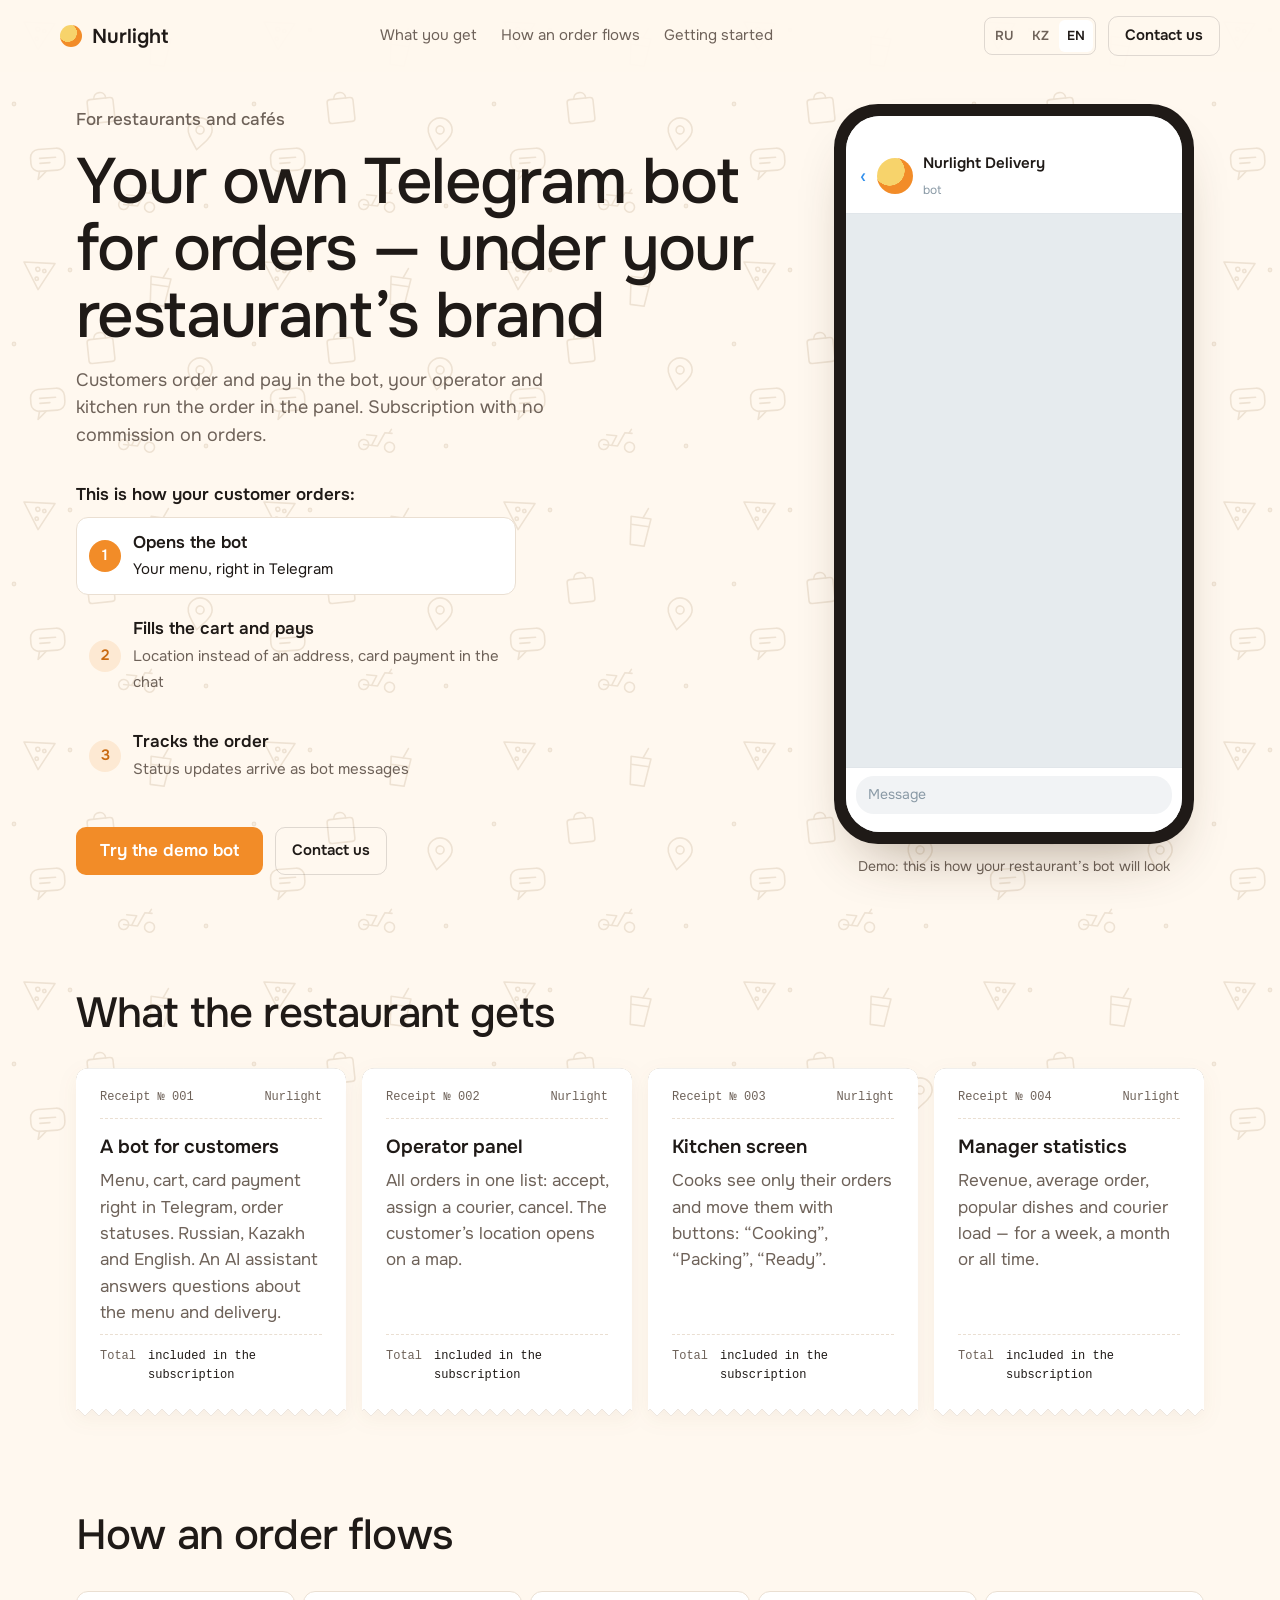
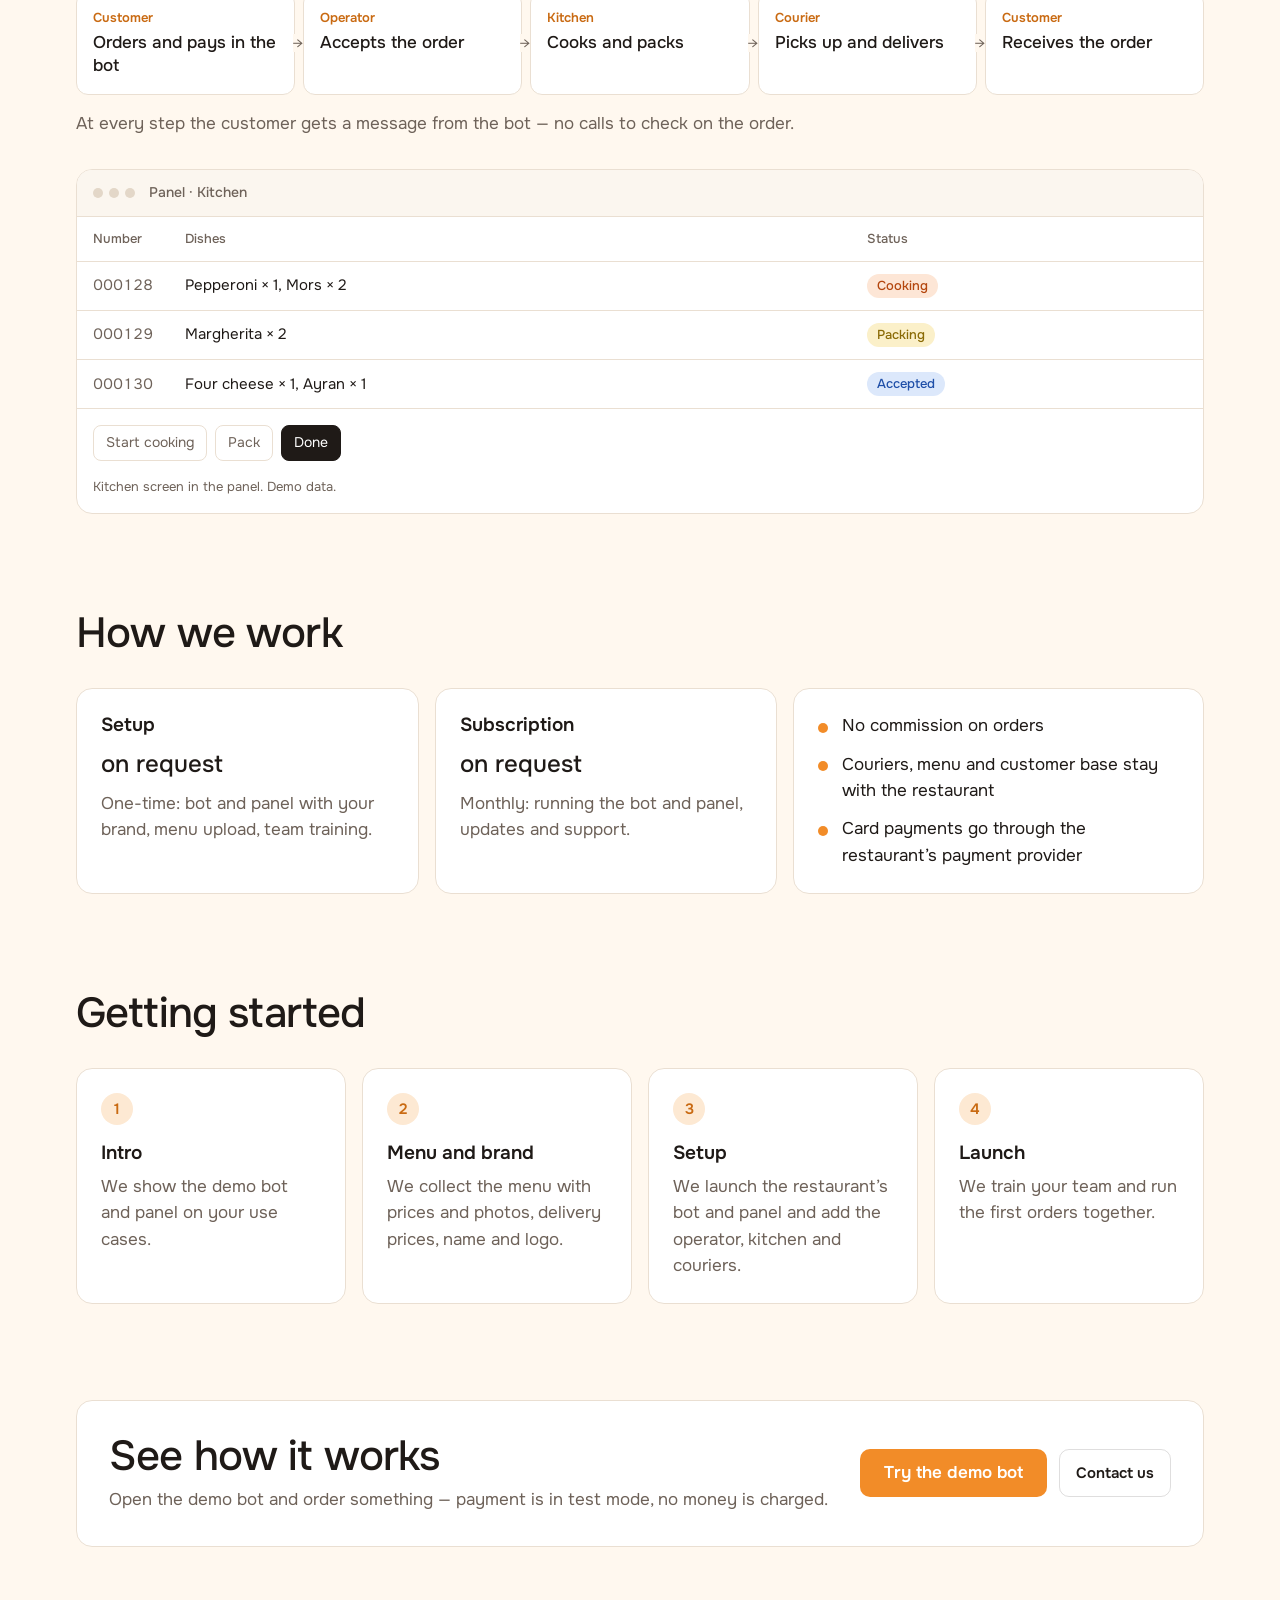
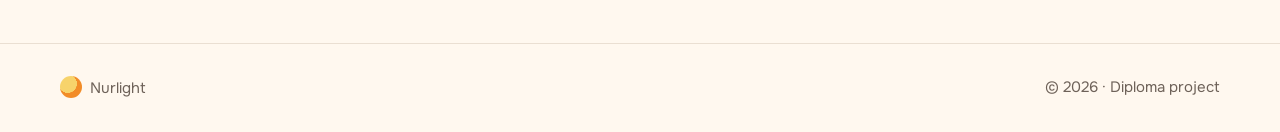
<file: landing/index.html>
<!doctype html>
<html lang="ru">
<head>
  <meta charset="utf-8">
  <meta name="viewport" content="width=device-width, initial-scale=1">
  <title>Nurlight — Telegram-бот для заказов в вашем ресторане</title>
  <meta name="description" content="Свой Telegram-бот для заказов и панель для оператора и кухни — под брендом ресторана. Подписка без комиссии с заказов.">
  <meta name="theme-color" content="#FFF8EF">
  <link rel="icon" href="data:image/svg+xml,%3Csvg xmlns='http://www.w3.org/2000/svg' viewBox='0 0 100 100'%3E%3Ccircle cx='50' cy='50' r='46' fill='%23F28C28'/%3E%3Ccircle cx='50' cy='50' r='34' fill='%23F7D36B'/%3E%3Ccircle cx='38' cy='40' r='7' fill='%23B3311F'/%3E%3Ccircle cx='60' cy='58' r='7' fill='%23B3311F'/%3E%3C/svg%3E">
  <link rel="preconnect" href="https://fonts.googleapis.com">
  <link rel="preconnect" href="https://fonts.gstatic.com" crossorigin>
  <link href="https://fonts.googleapis.com/css2?family=Onest:wght@400;500;600&display=swap" rel="stylesheet">
  <link rel="stylesheet" href="style.css">
</head>
<body>
  <!-- Фон: едва заметный узор из иконок (как обои Telegram), сдвигается при прокрутке — app.js -->
  <div class="doodles" aria-hidden="true"></div>
  <!-- Визитка Nurlight для бизнеса: ресторанам и кафе. Демо-бот — @nurlight_delivery_bot, связь — @bakaguy -->
  <header class="top">
    <a class="logo" href="#"><span class="logo-dot"></span>Nurlight</a>
    <nav class="top-nav" aria-label="Разделы">
      <a href="#product" data-i18n="nav_product">Что получает ресторан</a>
      <a href="#flow" data-i18n="nav_flow">Как идёт заказ</a>
      <a href="#start" data-i18n="nav_start">Подключение</a>
    </nav>
    <div class="top-right">
      <!-- Язык страницы: тексты в app.js (I18N), выбор запоминается в браузере -->
      <div class="lang" role="group" aria-label="Язык / Тіл / Language">
        <button type="button" data-lang="ru" aria-pressed="true">RU</button>
        <button type="button" data-lang="kk" aria-pressed="false">KZ</button>
        <button type="button" data-lang="en" aria-pressed="false">EN</button>
      </div>
      <a class="btn btn-quiet" data-i18n="contact" href="https://t.me/bakaguy">Написать нам</a>
    </div>
  </header>

  <!-- Первый экран: предложение ресторану слева, справа — как заказывают его клиенты (чат бота) -->
  <section class="hero">
    <div>
      <p class="eyebrow" data-i18n="eyebrow">Для ресторанов и кафе</p>
      <h1 data-i18n-html="h1">Свой <span class="nw">Telegram-бот</span> для заказов — под брендом вашего ресторана</h1>
      <p class="lead" data-i18n="lead">Клиенты заказывают и платят в боте, оператор и кухня ведут заказ в панели. Подписка без комиссии с заказов.</p>

      <p class="steps-title" data-i18n="steps_title">Так заказывает ваш клиент:</p>
      <ol class="steps" id="steps">
        <li><button class="step" data-stage="0"><span class="n">1</span><span><b data-i18n="s1b">Открывает бота</b><small data-i18n="s1s">Меню ресторана — в Telegram</small></span></button></li>
        <li><button class="step" data-stage="1"><span class="n">2</span><span><b data-i18n="s2b">Собирает корзину и платит</b><small data-i18n="s2s">Геолокация вместо адреса, оплата картой в чате</small></span></button></li>
        <li><button class="step" data-stage="2"><span class="n">3</span><span><b data-i18n="s3b">Следит за заказом</b><small data-i18n="s3s">Статус приходит сообщением от бота</small></span></button></li>
      </ol>

      <div class="hero-actions">
        <a class="btn" data-i18n="try_demo" href="https://t.me/nurlight_delivery_bot">Попробовать демо-бота</a>
        <a class="btn btn-quiet" data-i18n="contact" href="https://t.me/bakaguy">Написать нам</a>
      </div>
    </div>

    <div class="phone-wrap">
      <div class="phone" data-i18n-label="phone_label" aria-label="Пример заказа в Telegram-боте ресторана">
        <div class="screen">
          <div class="tg-head">
            <span class="tg-back">‹</span>
            <span class="tg-ava"></span>
            <span><span class="tg-name">Nurlight Delivery</span><br><span class="tg-sub" data-i18n="tg_sub">бот</span></span>
          </div>
          <div class="feed" id="feed" aria-live="polite"></div>
          <div class="tg-input"><span data-i18n="tg_input">Сообщение</span></div>
        </div>
      </div>
      <p class="phone-note" data-i18n="phone_note">Демо: так будет выглядеть бот вашего ресторана</p>
    </div>
  </section>

  <main>
    <!-- Что получает ресторан: четыре части продукта, оформлены как чеки -->
    <section class="section" id="product">
      <h2 class="section-title" data-i18n="product_title">Что получает ресторан</h2>
      <div class="features">
        <div class="receipt"><div class="paper">
          <div class="r-head"><span><span data-i18n="r_label">Чек</span> № 001</span><span>Nurlight</span></div>
          <h3 data-i18n="p1h">Бот для клиентов</h3><p data-i18n="p1p">Меню, корзина, оплата картой прямо в Telegram, статусы заказа. Русский, казахский и английский. ИИ-консультант отвечает на вопросы о меню и доставке.</p>
          <div class="r-total"><span data-i18n="r_total">Итого</span><span class="dots"></span><span data-i18n="r_included">входит в подписку</span></div>
        </div></div>
        <div class="receipt"><div class="paper">
          <div class="r-head"><span><span data-i18n="r_label">Чек</span> № 002</span><span>Nurlight</span></div>
          <h3 data-i18n="p2h">Панель оператора</h3><p data-i18n="p2p">Все заказы в одном списке: принять, назначить курьера, отменить. Геолокация клиента открывается на карте.</p>
          <div class="r-total"><span data-i18n="r_total">Итого</span><span class="dots"></span><span data-i18n="r_included">входит в подписку</span></div>
        </div></div>
        <div class="receipt"><div class="paper">
          <div class="r-head"><span><span data-i18n="r_label">Чек</span> № 003</span><span>Nurlight</span></div>
          <h3 data-i18n="p3h">Экран кухни</h3><p data-i18n="p3p">Повар видит только свои заказы и двигает их кнопками: «Готовится», «Упаковывается», «Готов».</p>
          <div class="r-total"><span data-i18n="r_total">Итого</span><span class="dots"></span><span data-i18n="r_included">входит в подписку</span></div>
        </div></div>
        <div class="receipt"><div class="paper">
          <div class="r-head"><span><span data-i18n="r_label">Чек</span> № 004</span><span>Nurlight</span></div>
          <h3 data-i18n="p4h">Статистика руководителя</h3><p data-i18n="p4p">Выручка, средний чек, популярные блюда и загрузка курьеров — за неделю, месяц или всё время.</p>
          <div class="r-total"><span data-i18n="r_total">Итого</span><span class="dots"></span><span data-i18n="r_included">входит в подписку</span></div>
        </div></div>
      </div>
    </section>

    <!-- Как идёт заказ: путь от бота до клиента и кто за что отвечает -->
    <section class="section" id="flow">
      <h2 class="section-title" data-i18n="flow_title">Как идёт заказ</h2>
      <ol class="flow">
        <li><span class="who" data-i18n="w_client">Клиент</span><b data-i18n="f1">Заказывает и платит в боте</b></li>
        <li><span class="who" data-i18n="w_operator">Оператор</span><b data-i18n="f2">Принимает заказ</b></li>
        <li><span class="who" data-i18n="w_kitchen">Кухня</span><b data-i18n="f3">Готовит и упаковывает</b></li>
        <li><span class="who" data-i18n="w_courier">Курьер</span><b data-i18n="f4">Забирает и везёт</b></li>
        <li><span class="who" data-i18n="w_client">Клиент</span><b data-i18n="f5">Получает заказ</b></li>
      </ol>
      <p class="flow-note" data-i18n="flow_note">На каждом шаге клиент получает сообщение от бота — звонить и уточнять не нужно.</p>

      <!-- Макет экрана кухни: как это выглядит в панели (данные демонстрационные) -->
      <figure class="panel-mock card">
        <div class="mock-bar"><span class="mock-dot"></span><span class="mock-dot"></span><span class="mock-dot"></span><span class="mock-title" data-i18n="mock_title">Панель · Кухня</span></div>
        <table>
          <thead><tr><th data-i18n="m_no">Номер</th><th data-i18n="m_dishes">Блюда</th><th data-i18n="m_status">Статус</th></tr></thead>
          <tbody>
            <tr><td>000128</td><td data-i18n="m_row1">Пепперони × 1, Морс × 2</td><td><span class="pill cooking" data-i18n="st_cooking">Готовится</span></td></tr>
            <tr><td>000129</td><td data-i18n="m_row2">Маргарита × 2</td><td><span class="pill packing" data-i18n="st_packing">Упаковывается</span></td></tr>
            <tr><td>000130</td><td data-i18n="m_row3">Четыре сыра × 1, Айран × 1</td><td><span class="pill accepted" data-i18n="st_accepted">Принят</span></td></tr>
          </tbody>
        </table>
        <div class="mock-actions"><span data-i18n="a_cook">Начать готовить</span><span data-i18n="a_pack">Упаковать</span><span class="on" data-i18n="a_ready">Готово</span></div>
        <figcaption data-i18n="mock_caption">Экран кухни в панели. Данные демонстрационные.</figcaption>
      </figure>
    </section>

    <!-- Модель работы: суммы «по запросу», пока их не утвердила команда -->
    <section class="section" id="model">
      <h2 class="section-title" data-i18n="model_title">Как мы работаем</h2>
      <div class="model">
        <div class="card price"><h3 data-i18n="m1h">Внедрение</h3><p class="price-value" data-i18n="on_request">по запросу</p><p data-i18n="m1p">Разово: бот и панель под ваш бренд, загрузка меню, обучение команды.</p></div>
        <div class="card price"><h3 data-i18n="m2h">Подписка</h3><p class="price-value" data-i18n="on_request">по запросу</p><p data-i18n="m2p">Каждый месяц: работа бота и панели, обновления и поддержка.</p></div>
        <ul class="card terms">
          <li data-i18n="t1">Без комиссии с заказов</li>
          <li data-i18n="t2">Курьеры, меню и клиентская база остаются у ресторана</li>
          <li data-i18n="t3">Оплата картой — через платёжный сервис ресторана</li>
        </ul>
      </div>
    </section>

    <!-- Подключение: четыре шага, без обещаний по срокам -->
    <section class="section" id="start">
      <h2 class="section-title" data-i18n="start_title">Как подключиться</h2>
      <ol class="connect">
        <li class="card"><span class="n">1</span><h3 data-i18n="c1h">Знакомство</h3><p data-i18n="c1p">Показываем демо-бота и панель на ваших задачах.</p></li>
        <li class="card"><span class="n">2</span><h3 data-i18n="c2h">Меню и бренд</h3><p data-i18n="c2p">Собираем меню с ценами и фото, цены доставки, название и логотип.</p></li>
        <li class="card"><span class="n">3</span><h3 data-i18n="c3h">Настройка</h3><p data-i18n="c3p">Запускаем бота ресторана и панель, заводим оператора, кухню и курьеров.</p></li>
        <li class="card"><span class="n">4</span><h3 data-i18n="c4h">Запуск</h3><p data-i18n="c4p">Обучаем команду и проводим первые заказы вместе.</p></li>
      </ol>
    </section>

    <section class="section cta card">
      <div>
        <h2 data-i18n="cta_h">Посмотрите, как это работает</h2>
        <p data-i18n="cta_p">Откройте демо-бота и закажите что-нибудь — оплата тестовая, деньги не списываются.</p>
      </div>
      <div class="hero-actions">
        <a class="btn" data-i18n="try_demo" href="https://t.me/nurlight_delivery_bot">Попробовать демо-бота</a>
        <a class="btn btn-quiet" data-i18n="contact" href="https://t.me/bakaguy">Написать нам</a>
      </div>
    </section>
  </main>

  <footer class="foot">
    <span><span class="logo-dot"></span>Nurlight</span>
    <span data-i18n="foot">© 2026 · Дипломный проект</span>
  </footer>

  <template id="pizza">
    <svg viewBox="0 0 100 100"><circle cx="50" cy="50" r="48" fill="#E9A757"/><circle cx="50" cy="50" r="41" fill="#D3472A"/><circle cx="50" cy="50" r="38" fill="#F7CF63"/><g fill="#B3311F"><circle cx="36" cy="34" r="7"/><circle cx="64" cy="32" r="6.5"/><circle cx="70" cy="56" r="7"/><circle cx="48" cy="52" r="6.5"/><circle cx="30" cy="62" r="6.5"/><circle cx="56" cy="74" r="7"/></g></svg>
  </template>

  <script src="app.js"></script>
</body>
</html>
</file>
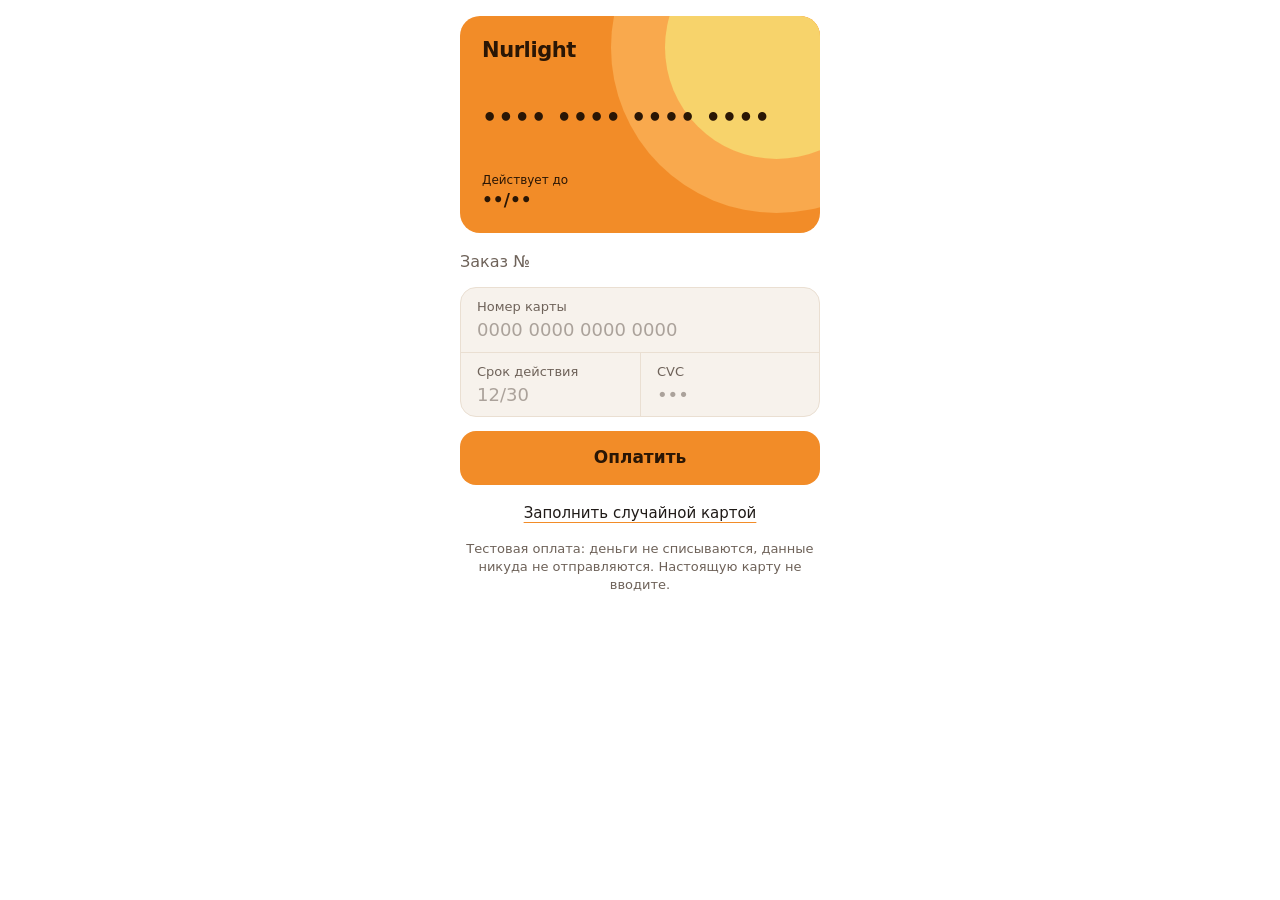
<file: landing/pay/index.html>
<!doctype html>
<html lang="ru">
<head>
<meta charset="utf-8">
<meta name="viewport" content="width=device-width, initial-scale=1">
<meta name="robots" content="noindex">
<!-- Имитация оплаты. Реквизиты остаются в браузере: сетевые запросы запрещены (connect-src, form-action) -->
<meta http-equiv="Content-Security-Policy" content="default-src 'none'; script-src 'unsafe-inline' https://telegram.org; style-src 'unsafe-inline' https://fonts.googleapis.com; font-src https://fonts.gstatic.com; connect-src 'none'; form-action 'none'; base-uri 'none'">
<title>Nurlight: тестовая оплата</title>
<link rel="stylesheet" href="https://fonts.googleapis.com/css2?family=Onest:wght@400;500;600;700&display=swap">
<script src="https://telegram.org/js/telegram-web-app.js"></script>
<style>
  :root {
    --bg: #ffffff; --field: #f7f2ec; --text: #1f1a17; --muted: #6e6259; --line: #eadfd2;
    --primary: #f28c28; --sun: #f7d36b; --ink: #2a1605; --error: #c5281c;
    --ease: cubic-bezier(.22, 1, .36, 1);
  }
  :root[data-theme="dark"] {
    --bg: #1b1613; --field: #2a231e; --text: #fbf3ea; --muted: #b3a396; --line: #3d332c; --error: #ff8a7a;
  }
  * { box-sizing: border-box; }
  body { margin: 0; min-height: 100vh; background: var(--bg); color: var(--text);
         font: 16px/1.4 "Onest", system-ui, -apple-system, "Segoe UI", Roboto, sans-serif; overflow-x: hidden; }
  main { max-width: 400px; margin: 0 auto; padding: 16px 20px 24px; }
  button, input { font: inherit; color: inherit; }
  button { cursor: pointer; border: 0; }

  /* Карта: солнце с логотипа Nurlight восходит из угла */
  .scene { perspective: 1100px; }
  .card { position: relative; aspect-ratio: 1.66; transform-style: preserve-3d; transition: transform .6s var(--ease); }
  .card.back { transform: rotateY(180deg); }
  .face { position: absolute; inset: 0; border-radius: 20px; overflow: hidden; padding: 20px 22px;
          backface-visibility: hidden; -webkit-backface-visibility: hidden;
          background: var(--primary); color: var(--ink); display: flex; flex-direction: column; justify-content: space-between; }
  .face::before, .face::after { content: ""; position: absolute; border-radius: 50%; }
  .face::before { width: 92%; aspect-ratio: 1; right: -34%; top: -62%; background: #f9a94d; }
  .face::after { width: 62%; aspect-ratio: 1; right: -19%; top: -37%; background: var(--sun); }
  .face > * { position: relative; z-index: 1; }
  .name { font-weight: 700; font-size: 21px; letter-spacing: -.02em; }
  .digits { font-size: clamp(19px, 6vw, 24px); font-weight: 600; letter-spacing: .04em; white-space: nowrap; font-variant-numeric: tabular-nums; }
  .bottom { display: flex; justify-content: space-between; align-items: end; font-variant-numeric: tabular-nums; }
  .bottom small { display: block; font-size: 12px; }
  .bottom b { font-weight: 600; font-size: 17px; }
  #brand { font-weight: 700; font-size: 18px; min-height: 25px; }
  .rear { transform: rotateY(180deg); justify-content: center; }
  .rear::before, .rear::after { display: none; }
  .stripe { position: absolute !important; left: 0; right: 0; top: 18%; height: 20%; background: var(--ink); }
  .sign { margin-top: 18%; background: #fff6ea; border-radius: 8px; padding: 10px 14px; text-align: right; font-weight: 600;
          letter-spacing: .12em; min-height: 44px; }

  .order { display: flex; justify-content: space-between; align-items: baseline; gap: 12px; margin: 18px 0 14px; }
  .order span { color: var(--muted); }
  .order b { font-size: 26px; font-weight: 700; letter-spacing: -.02em; white-space: nowrap; }

  .fields { border-radius: 16px; background: var(--field); border: 1.5px solid var(--line); overflow: hidden; }
  .fields label { display: block; padding: 10px 16px 9px; font-size: 13px; color: var(--muted); }
  .fields label:focus-within { box-shadow: inset 0 -2.5px 0 var(--primary); }
  .fields input { display: block; width: 100%; padding: 1px 0 0; border: 0; background: none; outline: none;
                  color: var(--text); font-size: 18px; font-weight: 500; font-variant-numeric: tabular-nums; }
  .fields input::placeholder { color: var(--muted); opacity: .55; }
  .row { display: grid; grid-template-columns: 1fr 1fr; border-top: 1.5px solid var(--line); }
  .row label + label { border-left: 1.5px solid var(--line); }
  #error { color: var(--error); font-size: 14px; margin: 8px 2px 0; }
  #error:empty { display: none; }

  .main { width: 100%; min-height: 54px; margin-top: 14px; border-radius: 16px; background: var(--primary); color: var(--ink);
          font-size: 17px; font-weight: 700; transition: transform .15s var(--ease), background-color .15s; }
  .main:hover { background: #f79b40; }
  .main:active { transform: scale(.98); }
  .link { display: block; margin: 10px auto 0; padding: 8px 12px; background: none; color: var(--text); font-size: 15px; font-weight: 500;
          text-decoration: underline; text-underline-offset: 4px; text-decoration-color: var(--primary); }
  :is(.main, .link):focus-visible { outline: 3px solid var(--sun); outline-offset: 2px; }
  .note { margin: 8px 0 0; text-align: center; font-size: 13px; color: var(--muted); }

  /* Итог: солнце заливает экран */
  .result { position: fixed; inset: 0; z-index: 5; display: none; flex-direction: column; align-items: center; justify-content: center;
            padding: 24px; text-align: center; background: var(--bg); }
  .result.on { display: flex; }
  .disc { position: absolute; left: 50%; top: 50%; width: 120px; height: 120px; margin: -120px 0 0 -60px; border-radius: 50%;
          background: var(--primary); transform: scale(0); }
  .result.ok .disc { transform: scale(24); transition: transform .8s var(--ease); }
  .result > *:not(.disc) { position: relative; }
  .mark { width: 120px; height: 120px; margin-top: -60px; }
  .mark circle, .mark path { fill: none; stroke-width: 7; stroke-linecap: round; stroke-linejoin: round; }
  .spin { stroke: var(--primary); stroke-dasharray: 90 220; transform-origin: center; animation: spin .9s linear infinite; }
  .tick { stroke-dasharray: 120; stroke-dashoffset: 120; transition: stroke-dashoffset .5s .25s var(--ease); }
  .tick { stroke: var(--ink); }
  .cross { stroke: var(--error); display: none; }
  .result.bad .cross { display: inline; }
  .result.ok .tick { stroke-dashoffset: 0; }
  .result:not(.wait) .spin { display: none; }
  .result h1 { margin: 18px 0 4px; font-size: 25px; font-weight: 700; letter-spacing: -.02em; }
  .result p { margin: 0; color: var(--muted); max-width: 300px; }
  .result.ok { color: var(--ink); }
  .result.ok p { color: var(--ink); }
  .actions { width: 100%; max-width: 320px; margin-top: 14px; display: none; }
  .result.bad .actions { display: block; }
  @keyframes spin { to { transform: rotate(360deg); } }
  @media (prefers-reduced-motion: reduce) { .card, .result .disc, .tick { transition: none !important; } .spin { animation-duration: 2.5s; } }
</style>
</head>
<body>
<main>
  <div class="scene" aria-hidden="true">
    <div class="card" id="card">
      <div class="face">
        <div class="name">Nurlight</div>
        <div class="digits" id="c-number"></div>
        <div class="bottom">
          <div><small id="t-until"></small><b id="c-exp"></b></div>
          <div id="brand"></div>
        </div>
      </div>
      <div class="face rear"><div class="stripe"></div><div class="sign" id="c-cvc"></div></div>
    </div>
  </div>

  <div class="order"><span id="t-order"></span><b id="sum"></b></div>

  <form id="form" autocomplete="off" novalidate>
    <div class="fields">
      <label><span id="t-number"></span>
        <input id="number" inputmode="numeric" autocomplete="off" maxlength="19" placeholder="0000 0000 0000 0000"></label>
      <div class="row">
        <label><span id="t-exp"></span>
          <input id="exp" inputmode="numeric" autocomplete="off" maxlength="5" placeholder="12/30"></label>
        <label>CVC
          <input id="cvc" type="password" inputmode="numeric" autocomplete="off" maxlength="3" placeholder="•••"></label>
      </div>
    </div>
    <p id="error" role="alert"></p>
    <button class="main" id="pay" type="submit"></button>
  </form>
  <button class="link" id="fill" type="button"></button>
  <p class="note" id="t-test"></p>
</main>

<section class="result" id="result" aria-live="assertive">
  <div class="disc"></div>
  <svg class="mark" viewBox="0 0 120 120" aria-hidden="true">
    <circle class="spin" cx="60" cy="60" r="48"/>
    <path class="tick" d="M32 62 L52 82 L90 40"/>
    <path class="cross" d="M38 38 L82 82 M82 38 L38 82"/>
  </svg>
  <h1 id="r-title"></h1>
  <p id="r-text"></p>
  <div class="actions">
    <button class="main" id="again" type="button"></button>
    <button class="link" id="leave" type="button"></button>
  </div>
</section>

<script>
(function () {
  var TEXT = {
    ru: { order: "Заказ №", number: "Номер карты", exp: "Срок действия", until: "Действует до", pay: "Оплатить ",
          fill: "Заполнить случайной картой", test: "Тестовая оплата: деньги не списываются, данные никуда не отправляются. Настоящую карту не вводите.",
          wait1: "Проверяем карту", wait2: "Проводим платёж", okTitle: "Оплачено", okText: "Возвращаемся в чат",
          badTitle: "Банк отклонил платёж", badText: "Деньги не списаны. Попробуйте другую карту.",
          again: "Ввести другую карту", leave: "Вернуться в чат",
          eCard: "Введите 16 цифр номера карты.", eExp: "Укажите срок действия, который ещё не прошёл.", eCvc: "Введите 3 цифры CVC.",
          eOpen: "Откройте окно кнопкой в боте Nurlight." },
    kk: { order: "Тапсырыс №", number: "Карта нөмірі", exp: "Жарамдылық мерзімі", until: "Мерзімі", pay: "Төлеу ",
          fill: "Кездейсоқ картамен толтыру", test: "Тест төлемі: ақша есептен шығарылмайды, деректер ешқайда жіберілмейді. Нағыз картаны енгізбеңіз.",
          wait1: "Картаны тексеріп жатырмыз", wait2: "Төлем жүргізілуде", okTitle: "Төленді", okText: "Чатқа оралу",
          badTitle: "Банк төлемнен бас тартты", badText: "Ақша шығарылған жоқ. Басқа картаны қолданып көріңіз.",
          again: "Басқа карта енгізу", leave: "Чатқа оралу",
          eCard: "Карта нөмірінің 16 санын енгізіңіз.", eExp: "Әлі өтпеген мерзімді көрсетіңіз.", eCvc: "CVC 3 санын енгізіңіз.",
          eOpen: "Терезені Nurlight ботындағы түйме арқылы ашыңыз." },
    en: { order: "Order #", number: "Card number", exp: "Expiry date", until: "Valid until", pay: "Pay ",
          fill: "Fill in a random card", test: "Test payment: no money is charged and nothing is sent anywhere. Do not enter a real card.",
          wait1: "Checking the card", wait2: "Processing the payment", okTitle: "Paid", okText: "Returning to the chat",
          badTitle: "The bank declined the payment", badText: "No money was charged. Try another card.",
          again: "Enter another card", leave: "Return to the chat",
          eCard: "Enter the 16 digits of the card number.", eExp: "Enter an expiry date that has not passed.", eCvc: "Enter the 3 CVC digits.",
          eOpen: "Open this window with the button in the Nurlight bot." }
  };
  // Подходит любой номер из 16 цифр. Номер с таким окончанием показывает отказ банка
  var DECLINED_ENDING = "0002";

  var params = new URLSearchParams(location.search);
  var lang = params.get("lang");
  var L = TEXT[lang] || TEXT.ru;
  var sum = params.get("sum") || "";
  var tg = window.Telegram && window.Telegram.WebApp;
  var inTelegram = !!(tg && tg.platform && tg.platform !== "unknown");
  function $(id) { return document.getElementById(id); }
  function digits(s) { return s.replace(/\D/g, ""); }
  function spaced(s) { return s.replace(/(.{4})(?=.)/g, "$1 "); }
  function vibrate(kind) { try { tg.HapticFeedback.notificationOccurred(kind); } catch (e) { /* старый клиент */ } }

  function applyTheme() {
    var dark = inTelegram ? tg.colorScheme === "dark" : matchMedia("(prefers-color-scheme: dark)").matches;
    document.documentElement.dataset.theme = dark ? "dark" : "light";
    try {
      tg.setHeaderColor(dark ? "#1b1613" : "#ffffff");
      tg.setBackgroundColor(dark ? "#1b1613" : "#ffffff");
    } catch (e) { /* старый клиент */ }
  }

  document.documentElement.lang = TEXT[lang] ? lang : "ru";
  $("t-order").textContent = L.order + (params.get("n") || "");
  $("sum").textContent = sum;
  $("t-number").textContent = L.number;
  $("t-exp").textContent = L.exp;
  $("t-until").textContent = L.until;
  $("pay").textContent = L.pay + sum;
  $("fill").textContent = L.fill;
  $("t-test").textContent = L.test;
  $("again").textContent = L.again;
  $("leave").textContent = L.leave;

  function brand(number) {
    if (/^4/.test(number)) return "Visa";
    if (/^(5[1-5]|2[2-7])/.test(number)) return "Mastercard";
    return "";
  }

  function drawCard() {
    var number = digits($("number").value);
    $("c-number").textContent = spaced((number + "••••••••••••••••").slice(0, 16));
    $("c-exp").textContent = $("exp").value || "••/••";
    $("c-cvc").textContent = $("cvc").value.replace(/./g, "•") || "CVC";
    $("brand").textContent = brand(number);
  }

  $("number").oninput = function () {
    this.value = spaced(digits(this.value).slice(0, 16));
    drawCard();
    if (digits(this.value).length === 16) $("exp").focus();
  };
  $("exp").oninput = function () {
    var d = digits(this.value).slice(0, 4);
    this.value = d.length > 2 ? d.slice(0, 2) + "/" + d.slice(2) : d;
    drawCard();
    if (d.length === 4) $("cvc").focus();
  };
  $("cvc").oninput = function () { this.value = digits(this.value); drawCard(); };
  $("cvc").onfocus = function () { $("card").classList.add("back"); };
  $("cvc").onblur = function () { $("card").classList.remove("back"); };

  function luhnOk(number) {
    var total = 0;
    for (var i = 0; i < number.length; i++) {
      var n = +number[number.length - 1 - i];
      if (i % 2) { n *= 2; if (n > 9) n -= 9; }
      total += n;
    }
    return total % 10 === 0;
  }

  // Контрольная цифра нарочно неверная: такой карты не может быть ни у кого
  function randomCard() {
    var number;
    do {
      number = Math.random() < .5 ? "4" : "5" + (1 + Math.floor(Math.random() * 5));
      while (number.length < 16) number += Math.floor(Math.random() * 10);
    } while (luhnOk(number) || number.slice(-4) === DECLINED_ENDING);
    return number;
  }

  $("fill").onclick = function () {
    var month = String(1 + Math.floor(Math.random() * 12)).padStart(2, "0");
    var year = (new Date().getFullYear() + 1 + Math.floor(Math.random() * 4)) % 100;
    $("number").value = spaced(randomCard());
    $("exp").value = month + "/" + String(year).padStart(2, "0");
    $("cvc").value = String(100 + Math.floor(Math.random() * 900));
    $("error").textContent = "";
    drawCard();
  };

  function expOk(value) {
    var m = /^(\d\d)\/(\d\d)$/.exec(value);
    return !!m && +m[1] >= 1 && +m[1] <= 12 && new Date(2000 + +m[2], +m[1], 1) > new Date();
  }

  function show(state, title, text) {
    $("result").className = "result on " + state;
    $("r-title").textContent = title;
    $("r-text").textContent = text || "";
  }

  // Боту уходит только номер заказа и результат, без реквизитов. После этого Telegram закрывает окно
  function send(result) {
    tg.sendData(JSON.stringify({ order: Number(params.get("o")), result: result }));
  }

  function clear() {
    $("number").value = $("exp").value = $("cvc").value = "";
    drawCard();
  }

  $("form").onsubmit = function (event) {
    event.preventDefault();
    var number = digits($("number").value);
    var error = number.length !== 16 ? L.eCard : !expOk($("exp").value) ? L.eExp
      : $("cvc").value.length !== 3 ? L.eCvc : !inTelegram ? L.eOpen : "";
    $("error").textContent = error;
    if (error) return;

    document.activeElement.blur();
    clear();
    show("wait", L.wait1);
    setTimeout(function () { show("wait", L.wait2); }, 1100);
    setTimeout(function () {
      if (number.slice(-4) === DECLINED_ENDING) {
        show("bad", L.badTitle, L.badText);
        vibrate("error");
        return;
      }
      show("ok", L.okTitle, L.okText);
      vibrate("success");
      setTimeout(function () { send("ok"); }, 1900);
    }, 2200);
  };

  $("again").onclick = function () { $("result").className = "result"; $("number").focus(); };
  $("leave").onclick = function () { send("declined"); };

  drawCard();
  applyTheme();
  if (inTelegram) { tg.ready(); tg.expand(); tg.onEvent("themeChanged", applyTheme); }
})();
</script>
</body>
</html>
</file>
<file: landing/style.css>
/* Визитка Nurlight. Цвета — те же, что в макете сайта в Figma.
   Первый экран — телефон с чатом бота, сценарий заказа в app.js */
:root {
  --bg: #FFF8EF;
  --surface: #FFFFFF;
  --primary: #F28C28;
  --primary-dark: #C96A12;
  --primary-soft: #FDE9D3;
  --text: #1F1A17;
  --muted: #6E6259;
  --border: #EADFD2;
  --radius: 16px;
  --ease: cubic-bezier(0.22, 1, 0.36, 1);

}

* { box-sizing: border-box; }
html { -webkit-text-size-adjust: 100%; scroll-behavior: smooth; }
body {
  margin: 0;
  background: var(--bg);
  color: var(--text);
  font: 17px/1.55 "Onest", system-ui, -apple-system, "Segoe UI", sans-serif;
  overflow-x: hidden;
}
h1, h2, h3, p, ol { margin: 0; }
h1 { font-size: clamp(36px, 5.6vw, 64px); line-height: 1.05; letter-spacing: -0.025em; font-weight: 500; }
h2 { font-size: clamp(28px, 3.6vw, 42px); line-height: 1.1; letter-spacing: -0.02em; font-weight: 500; }
h3 { font-size: 19px; line-height: 1.3; font-weight: 600; }
a { color: inherit; }

.btn {
  display: inline-flex; align-items: center; justify-content: center; gap: 8px;
  min-height: 48px; padding: 0 24px; border-radius: 10px;
  background: var(--primary); color: #fff; font-weight: 600; text-decoration: none;
  transition: background-color 150ms var(--ease), border-color 150ms var(--ease);
}
.btn:hover { background: var(--primary-dark); }
/* Тихая вторичная кнопка — в шапке */
.btn-quiet {
  min-height: 40px; padding: 0 16px; font-size: 15px;
  background: transparent; color: var(--text); border: 1px solid rgba(31, 26, 23, .14);
}
.btn-quiet:hover { background: var(--surface); border-color: rgba(31, 26, 23, .24); }

/* ---------- Шапка ---------- */
.top {
  position: sticky; top: 0; z-index: 10;
  display: flex; align-items: center; justify-content: space-between;
  padding: 16px max(16px, calc((100vw - 1160px) / 2));
  background: color-mix(in srgb, var(--bg) 94%, transparent);
}
.logo { display: inline-flex; align-items: center; gap: 10px; font-weight: 600; font-size: 20px; text-decoration: none; }
.logo-dot {
  display: inline-block; width: 22px; height: 22px; border-radius: 50%;
  background: radial-gradient(circle at 35% 35%, #F7D36B 0 45%, var(--primary) 46%);
  vertical-align: -5px; margin-right: 8px;
}
.logo .logo-dot { margin: 0; }

/* Telegram — только внутри телефона */
:root { --tg-bg: #E6EBEE; --tg-out: #EFFDDE; --tg-in: #FFFFFF; --tg-accent: #3390EC; --tg-time: #8A9AA6; }

/* ---------- Первый экран: текст слева, телефон справа ---------- */
.hero {
  max-width: 1160px; margin: 0 auto; padding: 32px 16px 64px;
  display: grid; grid-template-columns: 1fr minmax(300px, 380px); gap: 64px; align-items: center;
  min-height: calc(100svh - 72px);
}
.eyebrow { color: var(--muted); font-weight: 500; margin-bottom: 16px; }
.lead { color: var(--muted); font-size: 18px; margin: 16px 0 32px; max-width: 480px; }

/* Шаги рядом с текстом: показывают, где сейчас чат, и перематывают его по клику */
.steps { list-style: none; padding: 0; margin: 0 0 32px; display: grid; gap: 8px; max-width: 440px; }
.step {
  display: grid; grid-template-columns: 32px 1fr; gap: 12px; align-items: center; width: 100%;
  padding: 12px; border-radius: 12px; border: 1px solid transparent; background: none; text-align: left;
  font: inherit; color: var(--muted); cursor: pointer;
  transition: background-color 150ms var(--ease), border-color 150ms var(--ease), color 150ms var(--ease);
}
.step:hover { background: rgba(255,255,255,.6); }
.step .n { width: 32px; height: 32px; border-radius: 50%; display: grid; place-items: center; background: var(--primary-soft); color: var(--primary-dark); font-weight: 600; font-size: 15px; }
.step b { display: block; color: var(--text); font-weight: 600; }
.step small { font-size: 15px; }
.step.active { background: var(--surface); border-color: var(--border); color: var(--text); }
.step.active .n { background: var(--primary); color: #fff; }

/* ---------- Телефон ---------- */
/* Телефон помещается в экран по высоте: ширина считается от высоты окна */
.phone-wrap { justify-self: center; width: min(100%, 360px, calc((100svh - 150px) * 9 / 18.5)); }
.phone {
  position: relative; width: 100%; aspect-ratio: 9 / 18.5; border-radius: 44px; padding: 12px;
  background: #1F1A17; box-shadow: 0 30px 60px -30px rgba(60, 35, 10, .45);
}
.screen { position: relative; height: 100%; border-radius: 34px; overflow: hidden; background: var(--tg-bg); display: flex; flex-direction: column; }
.tg-head { display: flex; align-items: center; gap: 10px; padding: 34px 14px 10px; background: #fff; border-bottom: 1px solid #E1E6EA; }
.tg-back { color: var(--tg-accent); font-size: 22px; line-height: 1; }
.tg-ava { width: 36px; height: 36px; border-radius: 50%; background: radial-gradient(circle at 35% 35%, #F7D36B 0 45%, var(--primary) 46%); flex: none; }
.tg-name { font-weight: 600; font-size: 15px; line-height: 1.2; }
.tg-sub { font-size: 12px; color: var(--tg-time); }
.feed { flex: 1; overflow: hidden; display: flex; flex-direction: column; justify-content: flex-end; gap: 6px; padding: 10px 10px 8px; }
.tg-input { display: flex; align-items: center; gap: 8px; padding: 8px 10px 18px; background: #fff; border-top: 1px solid #E1E6EA; color: var(--tg-time); font-size: 14px; }
.tg-input span { flex: 1; padding: 8px 12px; border-radius: 18px; background: #F1F3F5; }

.msg {
  max-width: 82%; padding: 7px 10px 6px; border-radius: 14px; font-size: 13.5px; line-height: 1.35;
  box-shadow: 0 1px 1px rgba(0,0,0,.08);
  animation: in 320ms var(--ease) both;
}
.msg.in { align-self: flex-start; background: var(--tg-in); border-bottom-left-radius: 4px; }
.msg.out { align-self: flex-end; background: var(--tg-out); border-bottom-right-radius: 4px; }
.msg time { float: right; margin: 6px 0 -4px 8px; font-size: 11px; color: var(--tg-time); }
.msg .kb { display: grid; gap: 4px; margin-top: 6px; }
.msg .kb span { display: block; text-align: center; padding: 6px; border-radius: 8px; background: rgba(51,144,236,.1); color: var(--tg-accent); font-weight: 500; font-size: 13px; }
.msg .kb span.tap { background: rgba(51,144,236,.28); }
.card-msg { padding: 0; overflow: hidden; }
.card-msg .ph { height: 120px; background: #F6E3C6; display: grid; place-items: center; }
.card-msg .ph svg { width: 96px; height: 96px; }
.card-msg .body { padding: 8px 10px 6px; }
.card-msg .kb { padding: 0 6px 6px; }
.status { display: flex; gap: 4px; margin-top: 6px; flex-wrap: wrap; }
.status i { font-style: normal; font-size: 11.5px; padding: 2px 8px; border-radius: 999px; background: #EEF1F3; color: var(--tg-time); }
.status i.on { background: #DBF2E3; color: #1E6B3E; }
.status i.now { background: var(--primary-soft); color: var(--primary-dark); }
.typing { align-self: flex-start; background: var(--tg-in); border-radius: 14px; padding: 9px 12px; display: flex; gap: 4px; animation: in 200ms var(--ease) both; }
.typing b { width: 6px; height: 6px; border-radius: 50%; background: #B7C2CA; }
@keyframes in { from { opacity: 0; transform: translateY(8px); } to { opacity: 1; transform: none; } }



/* Переключатель языка в шапке */
.top-right { display: flex; align-items: center; gap: 12px; }
.lang { display: inline-flex; gap: 2px; padding: 2px; border-radius: 8px; border: 1px solid rgba(31, 26, 23, .14); }
.lang button {
  font: inherit; font-size: 13px; font-weight: 600; color: var(--muted); background: none; border: 0;
  padding: 6px 8px; border-radius: 6px; cursor: pointer; transition: background-color 150ms var(--ease), color 150ms var(--ease);
}
.lang button:hover { color: var(--text); }
.lang button[aria-pressed="true"] { background: var(--surface); color: var(--text); }
.nw { white-space: nowrap; }

/* Геолокация в чате вместо адреса */
.msg.loc { padding: 4px 4px 6px; }
.msg.loc .map {
  width: 180px; height: 90px; border-radius: 10px; margin-bottom: 6px; position: relative;
  background:
    linear-gradient(90deg, transparent 46%, #fff 46% 54%, transparent 54%) 0 0 / 60px 100%,
    linear-gradient(transparent 46%, #fff 46% 54%, transparent 54%) 0 0 / 100% 45px,
    #DCE8D2;
}
.msg.loc .pin {
  position: absolute; left: 50%; top: 50%; width: 14px; height: 14px; margin: -14px 0 0 -7px;
  border-radius: 50% 50% 50% 0; transform: rotate(-45deg); background: #E5484D; box-shadow: 0 0 0 3px #fff;
}
.msg.loc b, .msg.loc time { margin-left: 6px; }
.msg.loc { font-size: 13px; }

/* ---------- B2B-визитка: навигация, первый экран ---------- */
.top-nav { display: flex; gap: 24px; font-size: 15px; }
.top-nav a { color: var(--muted); text-decoration: none; transition: color 150ms var(--ease); }
.top-nav a:hover { color: var(--text); }
.steps-title { font-weight: 600; margin-bottom: 8px; }
.hero-actions { display: flex; flex-wrap: wrap; gap: 12px; }
.phone-note { margin-top: 12px; text-align: center; font-size: 14px; color: var(--muted); }

/* Путь заказа: кто что делает */
.flow {
  list-style: none; padding: 0; margin: 0 0 16px;
  display: grid; grid-template-columns: repeat(5, 1fr); gap: 8px; counter-reset: flow;
}
.flow li {
  position: relative; padding: 16px; border-radius: 12px; background: var(--surface); border: 1px solid var(--border);
  display: grid; gap: 4px; align-content: start;
}
.flow .who { font-size: 13px; color: var(--primary-dark); font-weight: 600; }
.flow b { font-weight: 500; line-height: 1.35; }
.flow li:not(:last-child)::after {
  content: "→"; position: absolute; right: -9px; top: 50%; transform: translateY(-50%);
  color: var(--muted); font-size: 14px; background: var(--bg); line-height: 1; padding: 2px 0;
}
.flow-note { color: var(--muted); margin-bottom: 32px; }

/* Макет экрана кухни */
.card.panel-mock { margin: 0; padding: 0; overflow: hidden; }
.mock-bar { display: flex; align-items: center; gap: 6px; padding: 12px 16px; border-bottom: 1px solid var(--border); background: #FBF6EF; }
.mock-dot { width: 10px; height: 10px; border-radius: 50%; background: #E3D7C8; }
.mock-title { margin-left: 8px; font-size: 14px; color: var(--muted); font-weight: 500; }
.panel-mock table { width: 100%; border-collapse: collapse; font-size: 15px; }
.panel-mock th { text-align: left; font-weight: 500; color: var(--muted); font-size: 13px; padding: 12px 16px; border-bottom: 1px solid var(--border); }
.panel-mock td { padding: 12px 16px; border-bottom: 1px solid var(--border); vertical-align: middle; }
.panel-mock td:first-child { font-variant-numeric: tabular-nums; color: var(--muted); width: 1%; white-space: nowrap; }
.pill { display: inline-block; padding: 2px 10px; border-radius: 999px; font-size: 13px; font-weight: 500; white-space: nowrap; }
.pill.cooking { background: #FDE6D6; color: #B4470F; }
.pill.packing { background: #FBF0C9; color: #8A6A05; }
.pill.accepted { background: #DCE8FB; color: #1F4FA8; }
.mock-actions { display: flex; flex-wrap: wrap; gap: 8px; padding: 16px; }
.mock-actions span { padding: 6px 12px; border-radius: 8px; border: 1px solid var(--border); font-size: 14px; color: var(--muted); }
.mock-actions span.on { background: var(--text); border-color: var(--text); color: #fff; }
.panel-mock figcaption { padding: 0 16px 16px; font-size: 13px; color: var(--muted); }

/* Модель работы */
.model { display: grid; grid-template-columns: 1fr 1fr 1.2fr; gap: 16px; }
.price-value { font-size: 24px; font-weight: 500; color: var(--text) !important; margin: 8px 0 !important; }
.terms { list-style: none; margin: 0; display: grid; gap: 12px; align-content: center; }
.terms li { padding-left: 24px; position: relative; }
.terms li::before { content: ""; position: absolute; left: 0; top: .55em; width: 10px; height: 10px; border-radius: 50%; background: var(--primary); }

/* Подключение */
.connect { list-style: none; padding: 0; margin: 0; display: grid; gap: 16px; grid-template-columns: repeat(4, 1fr); }
.connect .n {
  display: grid; place-items: center; width: 32px; height: 32px; border-radius: 50%; margin-bottom: 16px;
  background: var(--primary-soft); color: var(--primary-dark); font-weight: 600; font-size: 15px;
}

@media (max-width: 960px) {
  .top-nav { display: none; }
  .flow { grid-template-columns: 1fr; }
  .flow li:not(:last-child)::after { content: "↓"; right: auto; left: 24px; top: auto; bottom: -13px; transform: none; }
  .model, .connect { grid-template-columns: 1fr 1fr; }
  .terms { grid-column: 1 / -1; }
}
@media (max-width: 600px) {
  .model, .connect { grid-template-columns: 1fr; }
  .hero-actions .btn { width: 100%; }
  .panel-mock td:nth-child(2) { font-size: 14px; }
}

/* ---------- Фон: узор из иконок, как обои Telegram ----------
   Отдельный неподвижный слой; при прокрутке app.js двигает его через transform (видеокарта),
   страница при этом не перерисовывается. Плитка 240×240 — та же цифра в app.js. */
.doodles {
  position: fixed; left: 0; right: 0; top: 0; height: calc(100vh + 240px); height: calc(100lvh + 240px);
  z-index: -1; pointer-events: none; will-change: transform;
  background-image: url("data:image/svg+xml,%3Csvg xmlns=%22http://www.w3.org/2000/svg%22 width=%22240%22 height=%22240%22 viewBox=%220 0 240 240%22 fill=%22none%22 stroke=%22%23EEE2D3%22 stroke-width=%221.6%22 stroke-linecap=%22round%22 stroke-linejoin=%22round%22%3E %3Cg transform=%22translate(24 22) rotate(-12)%22%3E%3Cpath d=%22M0 0 L30 8 L8 30 Z%22/%3E%3Ccircle cx=%2212%22 cy=%2210%22 r=%222%22/%3E%3Ccircle cx=%229%22 cy=%2219%22 r=%221.6%22/%3E%3Ccircle cx=%2218%22 cy=%2213%22 r=%221.6%22/%3E%3C/g%3E %3Cg transform=%22translate(150 30) rotate(8)%22%3E%3Cpath d=%22M2 6 H22 L19 34 H5 Z%22/%3E%3Cpath d=%22M14 6 L18 -4%22/%3E%3Cpath d=%22M3 14 H21%22/%3E%3C/g%3E %3Cg transform=%22translate(86 92) rotate(-6)%22%3E%3Crect x=%220%22 y=%228%22 width=%2226%22 height=%2224%22 rx=%223%22/%3E%3Cpath d=%22M7 8 C7 0 19 0 19 8%22/%3E%3C/g%3E %3Cg transform=%22translate(190 118) rotate(10)%22%3E%3Cpath d=%22M12 30 C4 20 0 15 0 10 A12 12 0 0 1 24 10 C24 15 20 20 12 30 Z%22/%3E%3Ccircle cx=%2212%22 cy=%2210%22 r=%224%22/%3E%3C/g%3E %3Cg transform=%22translate(30 150) rotate(-4)%22%3E%3Crect x=%220%22 y=%220%22 width=%2234%22 height=%2222%22 rx=%228%22/%3E%3Cpath d=%22M8 22 L6 30 L15 22%22/%3E%3Cpath d=%22M9 9 H25 M9 14 H19%22/%3E%3C/g%3E %3Cg transform=%22translate(120 182) rotate(6)%22%3E%3Ccircle cx=%226%22 cy=%2222%22 r=%225%22/%3E%3Ccircle cx=%2232%22 cy=%2222%22 r=%225%22/%3E%3Cpath d=%22M6 22 H20 L26 8 H33%22/%3E%3Cpath d=%22M14 22 L18 12 H8%22/%3E%3Cpath d=%22M30 8 L32 4%22/%3E%3C/g%3E %3Cg transform=%22translate(206 206)%22%3E%3Ccircle cx=%220%22 cy=%220%22 r=%221.6%22/%3E%3C/g%3E%3Cg transform=%22translate(70 30)%22%3E%3Ccircle cx=%220%22 cy=%220%22 r=%221.6%22/%3E%3C/g%3E%3Cg transform=%22translate(14 104)%22%3E%3Ccircle cx=%220%22 cy=%220%22 r=%221.6%22/%3E%3C/g%3E %3C/svg%3E");
  background-size: 240px 240px;
}
body { isolation: isolate; }

/* ---------- Карточки-чеки ---------- */
.receipt {
  display: flex;
  /* Тонкий контур и тень повторяют зубчатый край (обычная рамка обрезалась бы маской) */
  filter: drop-shadow(0 0 .6px rgba(31, 26, 23, .32)) drop-shadow(0 6px 10px rgba(90, 50, 10, .05));
}
.paper {
  flex: 1; display: flex; flex-direction: column; gap: 8px;
  background: var(--surface); padding: 20px 24px 32px; border-radius: 12px 12px 0 0;
  /* Зубчатый нижний край, как у оторванного чека */
  -webkit-mask: conic-gradient(from -45deg at bottom, #0000, #000 1deg 89deg, #0000 90deg) 50% / 14px 100%;
          mask: conic-gradient(from -45deg at bottom, #0000, #000 1deg 89deg, #0000 90deg) 50% / 14px 100%;
}
.paper p { color: var(--muted); }
.r-head, .r-total { font-family: ui-monospace, "SF Mono", Menlo, Consolas, monospace; font-size: 12px; color: var(--muted); }
.r-head { display: flex; justify-content: space-between; padding-bottom: 12px; margin-bottom: 8px; border-bottom: 1px dashed var(--border); }
.r-total { display: flex; align-items: baseline; gap: 6px; margin-top: auto; padding-top: 12px; border-top: 1px dashed var(--border); }
.r-total .dots { flex: 1; border-bottom: 1px dotted #D9C9B5; transform: translateY(-3px); }
.r-total span:last-child { color: var(--text); }

/* ---------- Секции ---------- */
main { position: relative; z-index: 1; }
.section { max-width: 1160px; margin: 0 auto; padding: 48px 16px; scroll-margin-top: 64px; }
.section-title { margin-bottom: 32px; }
.card {
  background: var(--surface); border: 1px solid var(--border); border-radius: var(--radius);
  padding: 24px;
}
.card p { color: var(--muted); margin-top: 8px; }
.features { display: grid; gap: 16px; grid-template-columns: repeat(auto-fit, minmax(230px, 1fr)); }
.cta {
  display: flex; flex-wrap: wrap; gap: 24px; align-items: center; justify-content: space-between;
  margin: 48px auto 96px; max-width: 1128px; padding: 32px;
}
.cta p { color: var(--muted); }
.foot {
  display: flex; flex-wrap: wrap; gap: 8px; justify-content: space-between;
  padding: 32px max(16px, calc((100vw - 1160px) / 2));
  border-top: 1px solid var(--border); color: var(--muted); font-size: 15px;
}

/* Появление секций при прокрутке */
.will-show { opacity: 0; transform: translateY(16px); transition: opacity 400ms var(--ease), transform 400ms var(--ease); }
.will-show.shown { opacity: 1; transform: none; }

/* Узкий экран: сначала текст и шаги, под ними телефон */
@media (max-width: 860px) {
  .hero { grid-template-columns: 1fr; gap: 32px; min-height: 0; }
  .phone-wrap { width: min(100%, 320px); }
  .btn.main { width: 100%; }
}
@media (max-width: 600px) {
  .cta { padding: 24px; margin: 32px 16px 64px; }
  .btn { width: 100%; }
  .btn-quiet { width: auto; }
  .top .btn-quiet { display: none; }
}

@media (prefers-reduced-motion: reduce) {
  html { scroll-behavior: auto; }
  .msg, .typing { animation: none; }
  .will-show { opacity: 1; transform: none; transition: none; }
}
</file>
